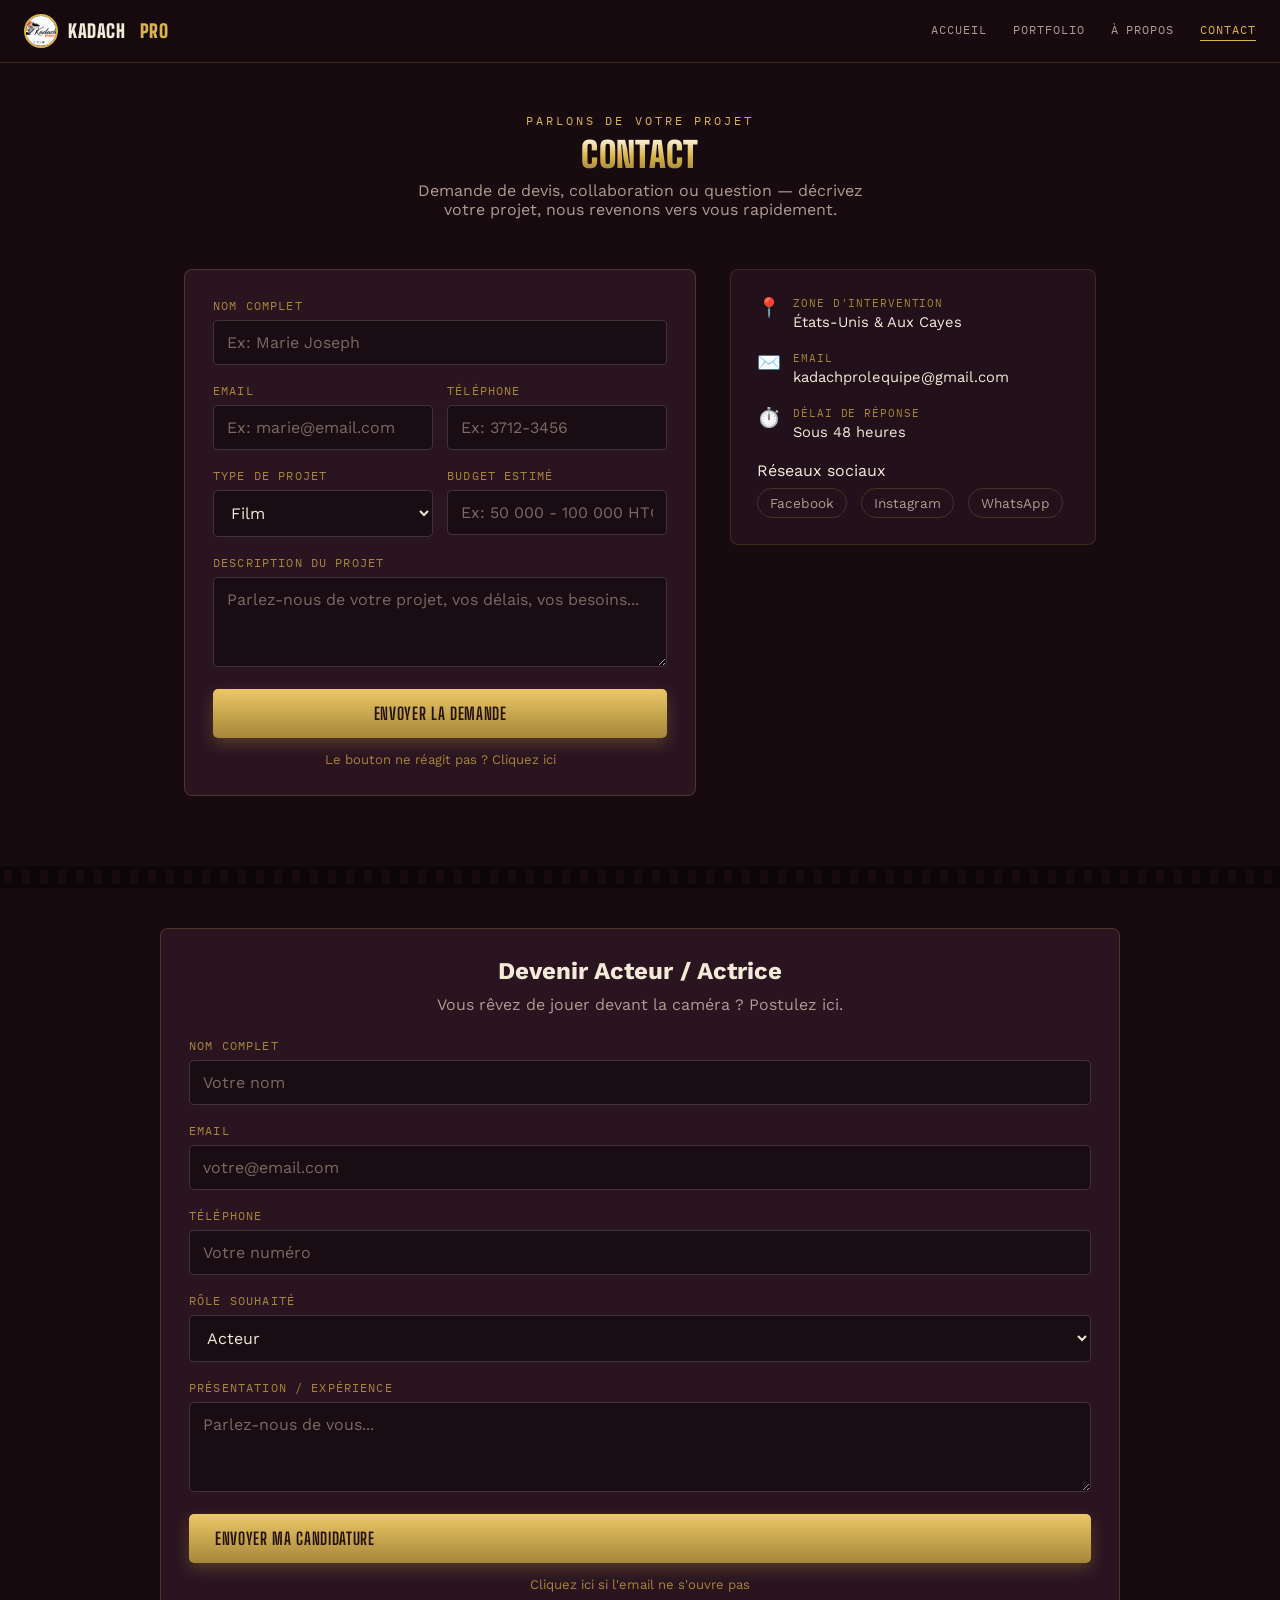
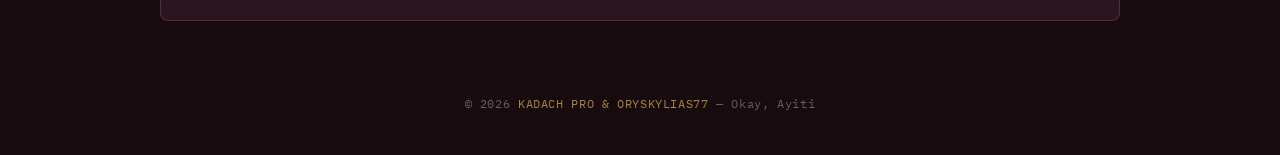
<file: contact.html>
<!DOCTYPE html>
<html lang="fr">
<head>
<meta charset="UTF-8">
<meta name="viewport" content="width=device-width, initial-scale=1.0">
<title>Contact — Kadach Pro & Oryskylias77</title>
<link rel="stylesheet" href="style.css">
<style>
  .page-head { text-align: center; padding: 50px 24px 10px; }
  .page-head p { color: var(--muted); max-width: 480px; margin: 10px auto 0; }

  .contact-wrap {
    max-width: 960px; margin: 0 auto;
    display: grid; grid-template-columns: 1.4fr 1fr; gap: 34px;
    padding: 40px 24px 70px;
  }
  @media (max-width: 760px) { .contact-wrap { grid-template-columns: 1fr; } }

  .form-card {
    background: var(--card); border: 1px solid rgba(217,180,74,0.2);
    border-radius: 8px; padding: 28px;
  }
  .row2 { display: grid; grid-template-columns: 1fr 1fr; gap: 14px; }

  .info-card {
    background: var(--bg-2); border: 1px solid rgba(217,180,74,0.15);
    border-radius: 8px; padding: 26px;
    display: flex; flex-direction: column; gap: 20px;
    height: fit-content;
  }
  .info-item { display: flex; gap: 12px; align-items: flex-start; }
  .info-icon { font-size: 1.2em; }
  .info-item .lbl2 { font-family: 'IBM Plex Mono', monospace; font-size: 0.7em; letter-spacing: 0.08em; text-transform: uppercase; color: var(--gold-dim); margin-bottom: 3px; }
  .info-item .val { color: var(--ivory); font-size: 0.92em; }
  .social-row { display: flex; gap: 14px; margin-top: 4px; }
  .social-row a { color: var(--muted); font-size: 0.85em; border: 1px solid rgba(217,180,74,0.2); padding: 6px 12px; border-radius: 20px; }
  .social-row a:hover { color: var(--gold); border-color: var(--gold); }

  .alt-link { text-align: center; margin-top: 14px; font-size: 0.82em; }
  .alt-link a { color: var(--gold-dim); }
</style>
</head>
<body>

<nav class="topnav">
  <a href="index.html" class="brand">
    <img src="[data-uri]" alt="Kadach Pro">
    Kadach<span class="pro">&nbsp;Pro</span>
  </a>
  <button class="nav-toggle" id="navToggle">☰</button>
  <div class="links" id="navLinks">
    <a href="index.html">Accueil</a>
    <a href="portfolio.html">Portfolio</a>
    <a href="a-propos.html">À propos</a>
    <a href="contact.html" class="active">Contact</a>
  </div>
</nav>

<div class="page-head">
  <div class="eyebrow">Parlons de votre projet</div>
  <h1 class="marquee" style="font-size:2.2em;">Contact</h1>
  <p>Demande de devis, collaboration ou question — décrivez votre projet, nous revenons vers vous rapidement.</p>
</div>

<div class="contact-wrap">
  <div class="form-card">
    <div id="msgBox"></div>
    <form id="contactForm">
      <div class="field">
        <label>Nom complet</label>
        <input type="text" id="fullName" required placeholder="Ex: Marie Joseph">
      </div>
      <div class="row2">
        <div class="field">
          <label>Email</label>
          <input type="email" id="email" required placeholder="Ex: marie@email.com">
        </div>
        <div class="field">
          <label>Téléphone</label>
          <input type="tel" id="phone" placeholder="Ex: 3712-3456">
        </div>
      </div>
      <div class="row2">
        <div class="field">
          <label>Type de projet</label>
          <select id="projectType">
            <option value="Film">Film</option>
            <option value="Documentaire">Documentaire</option>
            <option value="Clip musical">Clip musical</option>
            <option value="Événement">Événement</option>
            <option value="Autre">Autre</option>
          </select>
        </div>
        <div class="field">
          <label>Budget estimé</label>
          <input type="text" id="budget" placeholder="Ex: 50 000 - 100 000 HTG">
        </div>
      </div>
      <div class="field">
        <label>Description du projet</label>
        <textarea id="message" required placeholder="Parlez-nous de votre projet, vos délais, vos besoins..."></textarea>
      </div>
      <button type="submit" class="btn btn-gold" style="width:100%; justify-content:center;">Envoyer la demande</button>
      <p class="alt-link"><a href="mailto:kadachprolequipe@gmail.com" id="fallbackLink">Le bouton ne réagit pas ? Cliquez ici</a></p>
    </form>
  </div>

  <div class="info-card">
    <div class="info-item"><span class="info-icon">📍</span><div><div class="lbl2">Zone d'intervention</div><div class="val">États-Unis & Aux Cayes</div></div></div>
    <div class="info-item"><span class="info-icon">✉️</span><div><div class="lbl2">Email</div><div class="val">kadachprolequipe@gmail.com</div></div></div>
    <div class="info-item"><span class="info-icon">⏱️</span><div><div class="lbl2">Délai de réponse</div><div class="val">Sous 48 heures</div></div></div>
    <div>
      <div class="lbl2" style="margin-bottom:8px;">Réseaux sociaux</div>
      <div class="social-row">
        <a href="#">Facebook</a><a href="#">Instagram</a><a href="https://wa.me/50943624063?text=Bonjou%20Kadach%20Production" target="_blank">WhatsApp</a>
      </div>
    </div>
  </div>
</div>

<div class="filmstrip"></div>
  <div class="form-card" style="max-width:960px; margin: 40px auto;">
  <h2 style="text-align:center; margin-bottom:10px;">Devenir Acteur / Actrice</h2>
  <p style="text-align:center; color:var(--muted); margin-bottom:24px;">Vous rêvez de jouer devant la caméra ? Postulez ici.</p>
  <form id="castingForm">
    <div class="field">
      <label>Nom complet</label>
      <input type="text" id="castFullName" required placeholder="Votre nom">
    </div>
    <div class="field">
      <label>Email</label>
      <input type="email" id="castEmail" required placeholder="votre@email.com">
    </div>
    <div class="field">
      <label>Téléphone</label>
      <input type="text" id="castPhone" placeholder="Votre numéro">
    </div>
    <div class="field">
      <label>Rôle souhaité</label>
      <select id="castRole">
        <option value="Acteur">Acteur</option>
        <option value="Actrice">Actrice</option>
      </select>
    </div>
    <div class="field">
      <label>Présentation / Expérience</label>
      <textarea id="castMessage" required placeholder="Parlez-nous de vous..."></textarea>
    </div>
    <button type="submit" class="btn btn-gold" style="width:100%;">Envoyer ma candidature</button>
    <p class="alt-link"><a id="castFallbackLink" href="mailto:kadachprolequipe@gmail.com">Cliquez ici si l'email ne s'ouvre pas</a></p>
  </form>
  <div id="castMsgBox"></div>
</div>

<footer class="credits">
  © 2026 <span class="prod-names">KADACH PRO &amp; ORYSKYLIAS77</span> — Okay, Ayiti
</footer>

<script>
  const navToggle = document.getElementById('navToggle');
  const navLinks = document.getElementById('navLinks');
  navToggle.addEventListener('click', () => navLinks.classList.toggle('open'));

  const form = document.getElementById('contactForm');
  const msgBox = document.getElementById('msgBox');
  const ADMIN_EMAIL = 'kadachprolequipe@gmail.com';

  function showMsg(text, type) {
    msgBox.innerHTML = `<div class="msg ${type}">${text}</div>`;
  }

  form.addEventListener('submit', (e) => {
    e.preventDefault();
    const entry = {
      fullName: document.getElementById('fullName').value.trim(),
      email: document.getElementById('email').value.trim(),
      phone: document.getElementById('phone').value.trim(),
      projectType: document.getElementById('projectType').value,
      budget: document.getElementById('budget').value.trim(),
      message: document.getElementById('message').value.trim()
    };
    const subject = encodeURIComponent('Demande de devis - ' + entry.fullName);
    const bodyLines = [
      'NOM: ' + entry.fullName,
      'EMAIL: ' + entry.email,
      'TÉLÉPHONE: ' + (entry.phone || 'Non fourni'),
      'TYPE DE PROJET: ' + entry.projectType,
      'BUDGET: ' + (entry.budget || 'Non précisé'),
      '',
      'MESSAGE:',
      entry.message
    ];
    const body = encodeURIComponent(bodyLines.join('\n'));
    const link = `mailto:${ADMIN_EMAIL}?subject=${subject}&body=${body}&cc=${encodeURIComponent(entry.email)}`;

    document.getElementById('fallbackLink').setAttribute('href', link);
    showMsg('📧 Votre application email va s\'ouvrir — cliquez sur "Envoyer" pour finaliser votre demande.', 'success');

    const a = document.createElement('a');
    a.href = link;
    a.style.display = 'none';
    document.body.appendChild(a);
    a.click();
    document.body.removeChild(a);
  });
const castForm = document.getElementById('castingForm');
const castMsgBox = document.getElementById('castMsgBox');
const ADMIN_EMAIL_CAST = 'kadachprolequipe@gmail.com';

castForm.addEventListener('submit', (e) => {
  e.preventDefault();
  const entry = {
    fullName: document.getElementById('castFullName').value.trim(),
    email: document.getElementById('castEmail').value.trim(),
    phone: document.getElementById('castPhone').value.trim(),
    role: document.getElementById('castRole').value,
    message: document.getElementById('castMessage').value.trim()
  };
  const subject = encodeURIComponent('Candidature ' + entry.role + ' - ' + entry.fullName);
  const bodyLines = [
    'NOM: ' + entry.fullName,
    'EMAIL: ' + entry.email,
    'TÉLÉPHONE: ' + (entry.phone || 'Non fourni'),
    'RÔLE: ' + entry.role,
    '',
    'PRÉSENTATION:',
    entry.message
  ];
  const body = encodeURIComponent(bodyLines.join('\n'));
  const link = `mailto:${ADMIN_EMAIL_CAST}?subject=${subject}&body=${body}`;
  document.getElementById('castFallbackLink').setAttribute('href', link);
  castMsgBox.innerHTML = '<div class="msg">📧 Votre application email va s\'ouvrir — cliquez sur le lien si rien ne se passe.</div>';
  const a = document.createElement('a');
  a.href = link;
  a.style.display = 'none';
  document.body.appendChild(a);
  a.click();
  document.body.removeChild(a);
});</script>
</body>
</html>
</file>
<file: style.css>
@import url('https://fonts.googleapis.com/css2?family=Big+Shoulders+Display:wght@600;700;900&family=IBM+Plex+Mono:wght@400;500;600&family=Work+Sans:wght@400;500;600;700&display=swap');

:root{
  --bg: #170b10;
  --bg-2: #22101a;
  --card: #2a1420;
  --curtain: #7d1f3a;
  --gold: #d9b44a;
  --gold-dim: #a5863a;
  --ivory: #f3ead9;
  --muted: #b09a92;
  --film-black: #0c0608;
}
* { box-sizing: border-box; margin: 0; padding: 0; }
html { scroll-behavior: smooth; }
body {
  font-family: 'Work Sans', sans-serif;
  background: var(--bg);
  color: var(--ivory);
  min-height: 100vh;
  -webkit-font-smoothing: antialiased;
}
a { color: inherit; text-decoration: none; }

/* ===== Bande de film (séparateur signature) ===== */
.filmstrip {
  height: 22px;
  background: var(--film-black);
  position: relative;
  overflow: hidden;
}
.filmstrip::before, .filmstrip::after {
  content: '';
  position: absolute;
  top: 4px; left: 0; right: 0; height: 14px;
  background-image: repeating-linear-gradient(90deg, transparent 0 4px, var(--bg) 4px 12px, transparent 12px 18px);
}
.filmstrip::after { top: auto; bottom: 4px; }

/* ===== Navigation ===== */
nav.topnav {
  position: sticky; top: 0; z-index: 50;
  display: flex; align-items: center; justify-content: space-between;
  padding: 14px 24px;
  background: rgba(23,11,16,0.9);
  backdrop-filter: blur(8px);
  border-bottom: 1px solid rgba(217,180,74,0.2);
}
nav.topnav .brand {
  display: flex; align-items: center; gap: 10px;
  font-family: 'Big Shoulders Display', sans-serif;
  font-weight: 900;
  letter-spacing: 0.03em;
  font-size: 1.15em;
  color: var(--ivory);
  text-transform: uppercase;
}
nav.topnav .brand img { width: 34px; height: 34px; border-radius: 50%; border: 2px solid var(--gold); }
nav.topnav .brand span.pro { color: var(--gold); }
nav.topnav .links { display: flex; gap: 26px; }
nav.topnav .links a {
  font-family: 'IBM Plex Mono', monospace;
  font-size: 0.75em;
  letter-spacing: 0.08em;
  text-transform: uppercase;
  color: var(--muted);
  padding-bottom: 3px;
  border-bottom: 1px solid transparent;
  transition: color 0.2s, border-color 0.2s;
}
nav.topnav .links a:hover, nav.topnav .links a.active { color: var(--gold); border-color: var(--gold); }
.nav-toggle { display: none; background: none; border: 1px solid var(--gold-dim); color: var(--gold); padding: 7px 10px; border-radius: 4px; font-size: 1em; }

@media (max-width: 720px) {
  nav.topnav .links {
    position: absolute; top: 100%; left: 0; right: 0;
    flex-direction: column; gap: 0;
    background: var(--bg-2);
    border-bottom: 1px solid rgba(217,180,74,0.2);
    max-height: 0; overflow: hidden;
    transition: max-height 0.25s ease;
  }
  nav.topnav .links.open { max-height: 300px; }
  nav.topnav .links a { padding: 14px 24px; border-bottom: 1px solid rgba(255,255,255,0.05); }
  .nav-toggle { display: inline-block; }
}

/* ===== Eyebrow / titres marquee ===== */
.eyebrow {
  font-family: 'IBM Plex Mono', monospace;
  letter-spacing: 0.25em;
  font-size: 0.72em;
  color: var(--gold);
  text-transform: uppercase;
  margin-bottom: 10px;
}
h1.marquee, h2.marquee {
  font-family: 'Big Shoulders Display', sans-serif;
  font-weight: 900;
  line-height: 0.95;
  letter-spacing: 0.01em;
  text-transform: uppercase;
  background: linear-gradient(180deg, #fff6df 0%, var(--gold) 55%, var(--gold-dim) 100%);
  -webkit-background-clip: text;
  -webkit-text-fill-color: transparent;
}
h1.marquee { font-size: clamp(2.2em, 8vw, 3.2em); }
h2.marquee { font-size: clamp(1.6em, 5vw, 2.2em); }

.section { max-width: 1080px; margin: 0 auto; padding: 60px 24px; }
.section-tight { padding: 40px 24px; }

.btn {
  display: inline-flex; align-items: center; gap: 8px;
  padding: 14px 26px;
  border-radius: 5px;
  font-family: 'Big Shoulders Display', sans-serif;
  font-weight: 700;
  letter-spacing: 0.04em;
  text-transform: uppercase;
  font-size: 1.05em;
  cursor: pointer;
  border: none;
  transition: transform 0.15s ease, box-shadow 0.15s ease;
}
.btn-gold {
  background: linear-gradient(180deg, #ecc866, var(--gold-dim));
  color: #24140a;
  box-shadow: 0 6px 16px rgba(217,180,74,0.25);
}
.btn-gold:hover { transform: translateY(-1px); box-shadow: 0 8px 20px rgba(217,180,74,0.35); }
.btn-outline {
  background: transparent;
  color: var(--gold);
  border: 1px solid var(--gold-dim);
}
.btn-outline:hover { border-color: var(--gold); }

/* ===== Footer ===== */
footer.credits {
  text-align: center;
  padding: 34px 20px 44px;
  color: #6e5c55;
  font-size: 0.78em;
  font-family: 'IBM Plex Mono', monospace;
  letter-spacing: 0.05em;
}
footer.credits .prod-names { color: var(--gold-dim); }
footer.credits .social { margin-top: 14px; display: flex; justify-content: center; gap: 16px; }
footer.credits .social a { color: var(--muted); font-size: 1.1em; }
footer.credits .social a:hover { color: var(--gold); }

/* ===== Messages de formulaire ===== */
.msg {
  text-align: center;
  padding: 12px 14px;
  border-radius: 6px;
  margin-bottom: 18px;
  font-size: 0.88em;
  border: 1px solid;
}
.msg.success { background: rgba(217,180,74,0.12); border-color: var(--gold); color: var(--gold); }
.msg.error { background: rgba(215,80,80,0.12); border-color: #d75050; color: #e8a0a0; }

label {
  display: block;
  font-family: 'IBM Plex Mono', monospace;
  font-size: 0.72em;
  letter-spacing: 0.1em;
  text-transform: uppercase;
  color: var(--gold-dim);
  margin-bottom: 7px;
}
input, select, textarea {
  width: 100%;
  padding: 12px 13px;
  border-radius: 5px;
  border: 1px solid rgba(243,234,217,0.18);
  background: rgba(12,6,8,0.55);
  color: var(--ivory);
  font-family: 'Work Sans', sans-serif;
  font-size: 1em;
}
input::placeholder, textarea::placeholder { color: #7a6a63; }
input:focus, select:focus, textarea:focus {
  outline: none;
  border-color: var(--gold);
  box-shadow: 0 0 0 3px rgba(217,180,74,0.15);
}
textarea { resize: vertical; min-height: 90px; }
.field { margin-bottom: 18px; }
.overlay-konekte {
  position: fixed; inset: 0; background: #0c0608;
  z-index: 9999; display: flex; align-items: center; justify-content: center;
}
.konekte-box {
  max-width: 360px; width: 90%; padding: 24px;
  background: #1a0d0d; border: 1px solid #3a2020; border-radius: 12px; text-align: center;
}
.konekte-box h2 { color: #d4af37; margin-bottom: 16px; }
.konekte-box input {
  display: block; width: 100%; margin-bottom: 12px;
  padding: 10px; border-radius: 6px; border: none; box-sizing: border-box;
}
.konekte-box button {
  width: 100%; padding: 10px; background: #d4af37;
  color: #1a0d0d; border: none; border-radius: 6px; font-weight: bold; cursor: pointer;
}
.switch-link { color: #ccc; margin-top: 12px; font-size: 14px; }
.switch-link a { color: #d4af37; }
</file>
